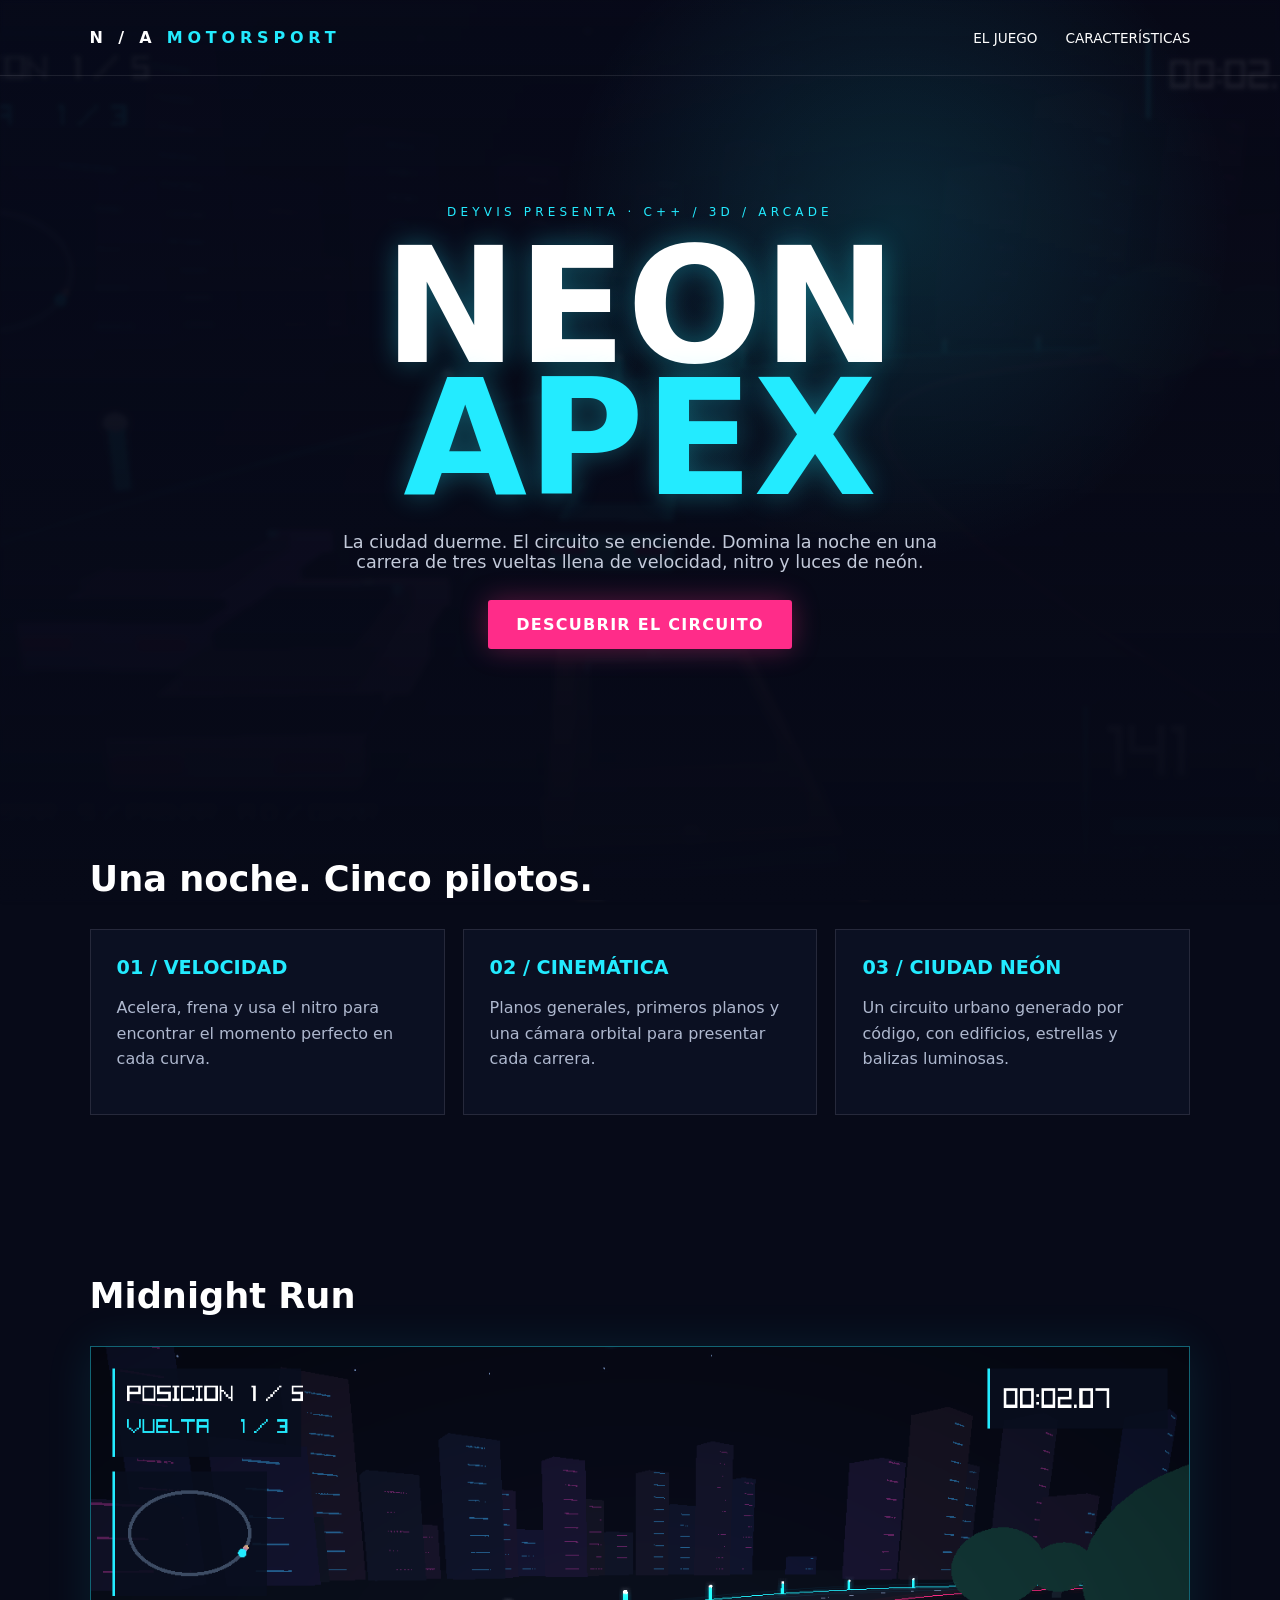
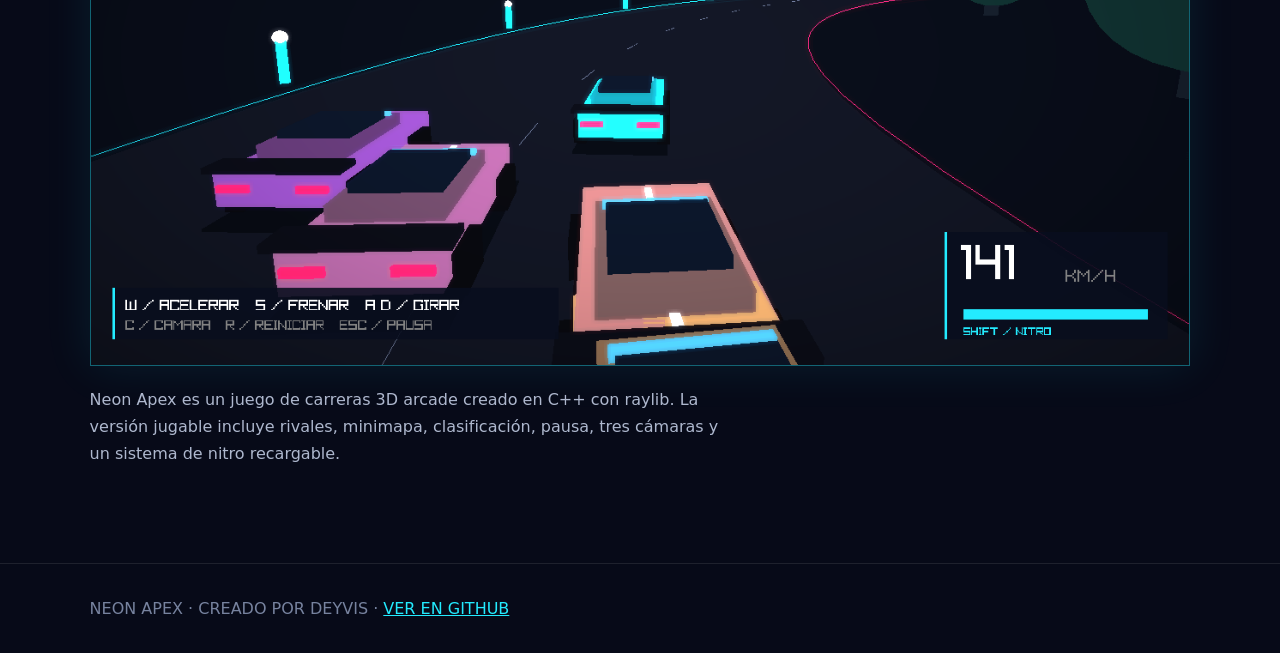
<file: docs/index.html>
<!doctype html>
<html lang="es">
<head>
  <meta charset="utf-8"><meta name="viewport" content="width=device-width, initial-scale=1">
  <title>Neon Apex — Midnight Run</title>
  <style>
    :root{--cyan:#23ebff;--pink:#ff2c89;--bg:#070a18}*{box-sizing:border-box}body{margin:0;background:var(--bg);color:#fff;font:16px system-ui,sans-serif;overflow-x:hidden}body:before{content:"";position:fixed;inset:0;background:linear-gradient(120deg,#090d25cc,#130718aa),url('gameplay.png') center/cover;filter:blur(2px);opacity:.38;z-index:-2}body:after{content:"";position:fixed;inset:0;background:radial-gradient(circle at 70% 25%,#23ebff22,transparent 30%),linear-gradient(#070a1844,#070a18);z-index:-1}.nav{display:flex;justify-content:space-between;align-items:center;padding:28px 7vw;border-bottom:1px solid #ffffff18}.logo{letter-spacing:.3em;font-weight:800}.logo i{color:var(--cyan);font-style:normal}.nav a{color:#fff;text-decoration:none;margin-left:28px;font-size:.85rem}.hero{min-height:78vh;display:grid;place-items:center;text-align:center;padding:70px 20px}.eyebrow{color:var(--cyan);letter-spacing:.35em;font-size:.75rem}.hero h1{font-size:clamp(4rem,13vw,10rem);line-height:.82;margin:22px 0;text-shadow:0 0 28px #23ebff55}.hero h1 span{display:block;color:var(--cyan)}.hero p{max-width:650px;color:#c3cada;margin:28px auto;font-size:1.1rem}.button{display:inline-block;background:var(--pink);color:#fff;padding:15px 28px;border-radius:3px;text-decoration:none;font-weight:800;letter-spacing:.08em;box-shadow:0 0 28px #ff2c8955}.button:hover{background:var(--cyan);color:#06101e}.section{padding:80px 7vw}.section h2{font-size:2.2rem;margin:0 0 30px}.grid{display:grid;grid-template-columns:repeat(3,1fr);gap:18px}.card{border:1px solid #ffffff1c;background:#0d1226cc;padding:26px;min-height:170px}.card b{color:var(--cyan);font-size:1.2rem}.card p{color:#aeb8ce;line-height:1.6}.shot{width:100%;border:1px solid #23ebff66;box-shadow:0 0 45px #23ebff18}footer{padding:35px 7vw;color:#77839f;border-top:1px solid #ffffff18}@media(max-width:700px){.nav a{margin-left:10px}.grid{grid-template-columns:1fr}.hero{min-height:70vh}}
  </style>
</head>
<body>
  <nav class="nav"><div class="logo">N / A <i>MOTORSPORT</i></div><div><a href="#game">EL JUEGO</a><a href="#features">CARACTERÍSTICAS</a></div></nav>
  <main>
    <section class="hero"><div><div class="eyebrow">DEYVIS PRESENTA · C++ / 3D / ARCADE</div><h1>NEON<span>APEX</span></h1><p>La ciudad duerme. El circuito se enciende. Domina la noche en una carrera de tres vueltas llena de velocidad, nitro y luces de neón.</p><a class="button" href="#game">DESCUBRIR EL CIRCUITO</a></div></section>
    <section class="section" id="features"><h2>Una noche. Cinco pilotos.</h2><div class="grid"><article class="card"><b>01 / VELOCIDAD</b><p>Acelera, frena y usa el nitro para encontrar el momento perfecto en cada curva.</p></article><article class="card"><b>02 / CINEMÁTICA</b><p>Planos generales, primeros planos y una cámara orbital para presentar cada carrera.</p></article><article class="card"><b>03 / CIUDAD NEÓN</b><p>Un circuito urbano generado por código, con edificios, estrellas y balizas luminosas.</p></article></div></section>
    <section class="section" id="game"><h2>Midnight Run</h2><img class="shot" src="gameplay.png" alt="Captura del circuito nocturno de Neon Apex"><p style="color:#aeb8ce;max-width:650px;line-height:1.7">Neon Apex es un juego de carreras 3D arcade creado en C++ con raylib. La versión jugable incluye rivales, minimapa, clasificación, pausa, tres cámaras y un sistema de nitro recargable.</p></section>
  </main><footer>NEON APEX · CREADO POR DEYVIS · <a href="https://github.com/deyvisfranksobrado-eng/4444" style="color:var(--cyan)">VER EN GITHUB</a></footer>
</body></html>
</file>
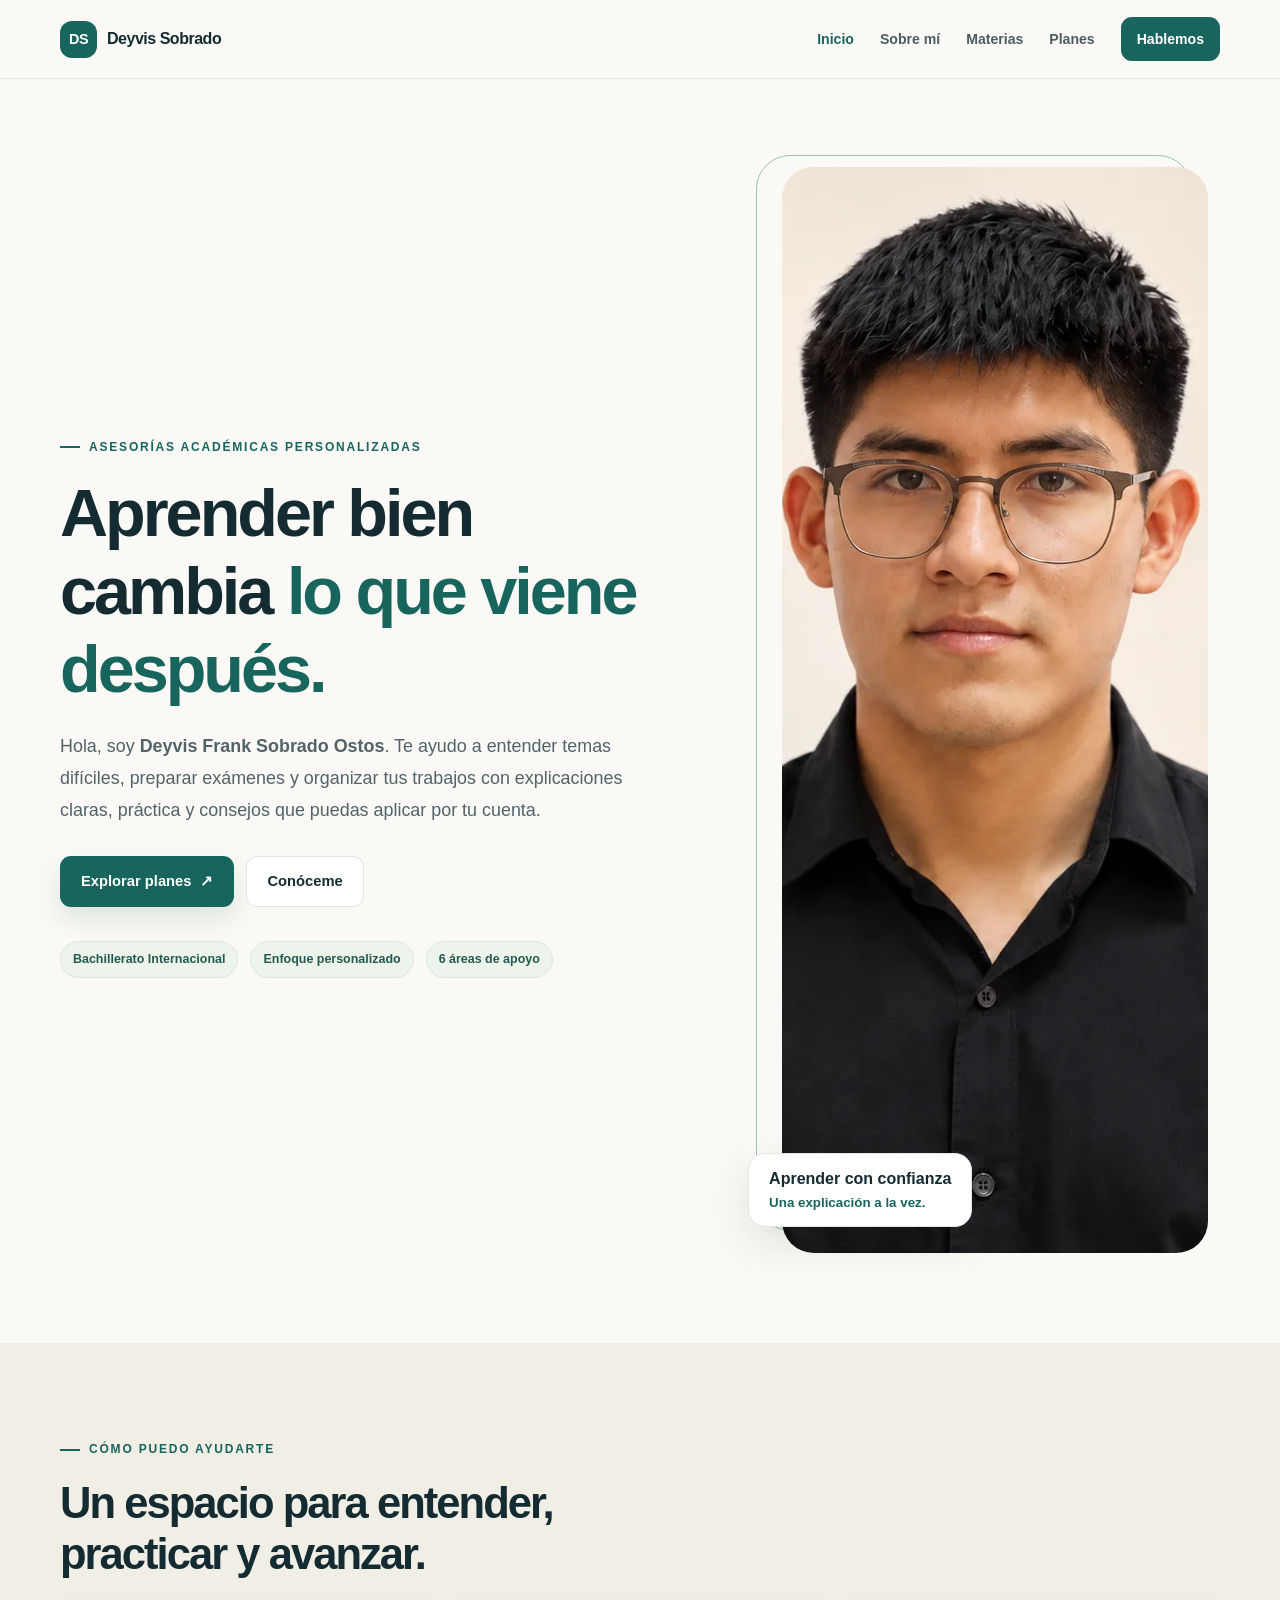
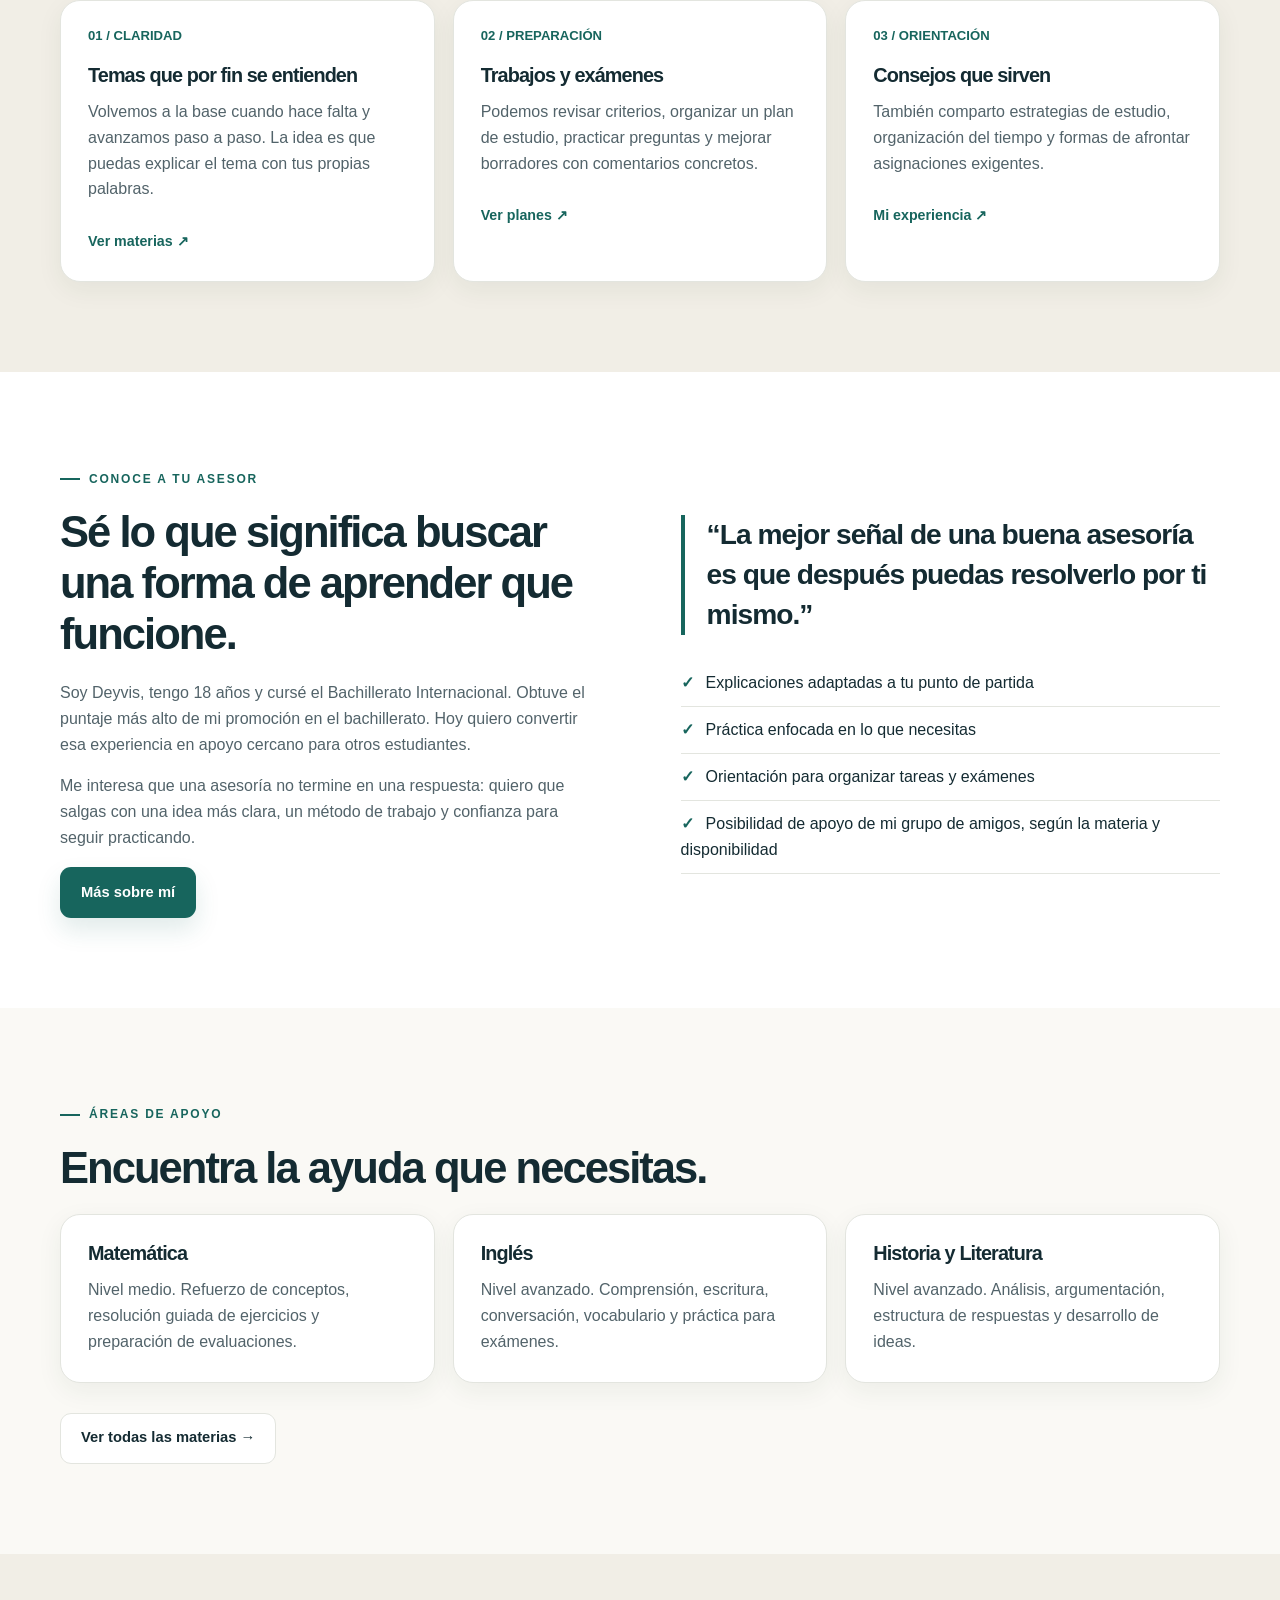
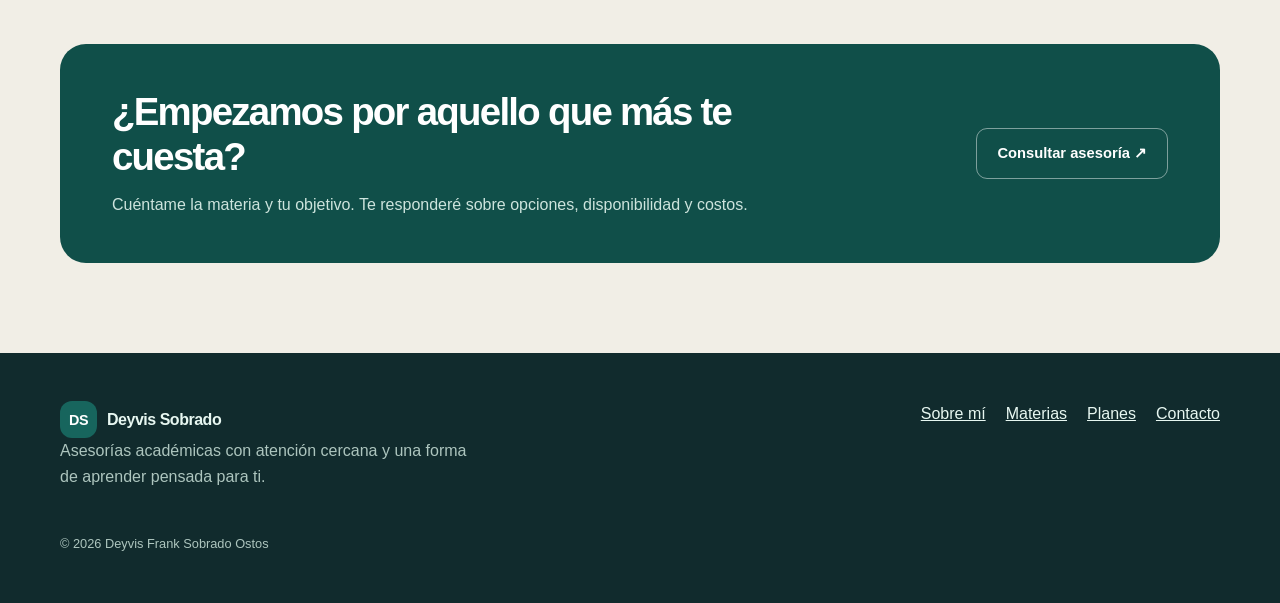
<file: docs/asesorias/index.html>
<!doctype html><html lang="es"><head><meta charset="utf-8"><meta name="viewport" content="width=device-width, initial-scale=1"><meta name="theme-color" content="#17655d"><meta name="description" content="Asesorías académicas con Deyvis Frank Sobrado Ostos: Matemática, Inglés, Historia, Lengua y Literatura, Gestión Empresarial y Sistemas Ambientales y Sociedades."><title>Deyvis Sobrado | Asesorías académicas</title><link rel="stylesheet" href="assets/styles.css"><script defer src="assets/site.js"></script></head><body>
<a class="skip-link" href="#contenido">Ir al contenido</a><header class="site-header"><div class="container nav-inner"><a class="brand" href="index.html"><span class="brand-mark">DS</span><span>Deyvis Sobrado</span></a><nav class="nav-links" aria-label="Navegación principal"><a href="index.html" aria-current="page">Inicio</a><a href="sobre-mi.html">Sobre mí</a><a href="materias.html">Materias</a><a href="planes.html">Planes</a><a href="contacto.html" class="nav-contact">Hablemos</a></nav></div></header>
<main id="contenido"><section class="hero"><div class="container hero-grid"><div class="hero-copy"><span class="eyebrow">Asesorías académicas personalizadas</span><h1>Aprender bien cambia <strong>lo que viene después.</strong></h1><p class="lead">Hola, soy <b>Deyvis Frank Sobrado Ostos</b>. Te ayudo a entender temas difíciles, preparar exámenes y organizar tus trabajos con explicaciones claras, práctica y consejos que puedas aplicar por tu cuenta.</p><div class="btn-row"><a class="btn btn-primary" href="planes.html">Explorar planes <span aria-hidden="true">↗</span></a><a class="btn btn-light" href="sobre-mi.html">Conóceme</a></div><div class="trust-strip"><span>Bachillerato Internacional</span><span>Enfoque personalizado</span><span>6 áreas de apoyo</span></div></div><div class="hero-image-wrap"><img class="hero-image" src="assets/deyvis-retrato.webp" alt="Retrato de Deyvis Frank Sobrado Ostos" width="1448" height="1086"><div class="badge">Aprender con confianza<small>Una explicación a la vez.</small></div></div></div></section>
<section class="section section-soft"><div class="container"><span class="eyebrow">Cómo puedo ayudarte</span><h2>Un espacio para entender,<br>practicar y avanzar.</h2><div class="grid-3"><article class="card"><span class="card-num">01 / CLARIDAD</span><h3>Temas que por fin se entienden</h3><p>Volvemos a la base cuando hace falta y avanzamos paso a paso. La idea es que puedas explicar el tema con tus propias palabras.</p><a class="card-link" href="materias.html">Ver materias ↗</a></article><article class="card"><span class="card-num">02 / PREPARACIÓN</span><h3>Trabajos y exámenes</h3><p>Podemos revisar criterios, organizar un plan de estudio, practicar preguntas y mejorar borradores con comentarios concretos.</p><a class="card-link" href="planes.html">Ver planes ↗</a></article><article class="card"><span class="card-num">03 / ORIENTACIÓN</span><h3>Consejos que sirven</h3><p>También comparto estrategias de estudio, organización del tiempo y formas de afrontar asignaciones exigentes.</p><a class="card-link" href="sobre-mi.html">Mi experiencia ↗</a></article></div></div></section>
<section class="section section-white"><div class="container split"><div><span class="eyebrow">Conoce a tu asesor</span><h2>Sé lo que significa buscar una forma de aprender que funcione.</h2><p>Soy Deyvis, tengo 18 años y cursé el Bachillerato Internacional. Obtuve el puntaje más alto de mi promoción en el bachillerato. Hoy quiero convertir esa experiencia en apoyo cercano para otros estudiantes.</p><p>Me interesa que una asesoría no termine en una respuesta: quiero que salgas con una idea más clara, un método de trabajo y confianza para seguir practicando.</p><a class="btn btn-primary" href="sobre-mi.html">Más sobre mí</a></div><div><div class="quote">“La mejor señal de una buena asesoría es que después puedas resolverlo por ti mismo.”</div><ul class="check-list"><li>Explicaciones adaptadas a tu punto de partida</li><li>Práctica enfocada en lo que necesitas</li><li>Orientación para organizar tareas y exámenes</li><li>Posibilidad de apoyo de mi grupo de amigos, según la materia y disponibilidad</li></ul></div></div></section>
<section class="section"><div class="container"><span class="eyebrow">Áreas de apoyo</span><h2>Encuentra la ayuda que necesitas.</h2><div class="grid-3"><article class="card"><h3>Matemática</h3><p>Nivel medio. Refuerzo de conceptos, resolución guiada de ejercicios y preparación de evaluaciones.</p></article><article class="card"><h3>Inglés</h3><p>Nivel avanzado. Comprensión, escritura, conversación, vocabulario y práctica para exámenes.</p></article><article class="card"><h3>Historia y Literatura</h3><p>Nivel avanzado. Análisis, argumentación, estructura de respuestas y desarrollo de ideas.</p></article></div><div class="btn-row"><a class="btn btn-light" href="materias.html">Ver todas las materias →</a></div></div></section>
<section class="section section-soft"><div class="container"><div class="cta"><div><h2>¿Empezamos por aquello que más te cuesta?</h2><p>Cuéntame la materia y tu objetivo. Te responderé sobre opciones, disponibilidad y costos.</p></div><a class="btn btn-outline" href="contacto.html">Consultar asesoría ↗</a></div></div></section></main>
<footer class="footer"><div class="container"><div class="footer-inner"><div><a class="brand" href="index.html"><span class="brand-mark">DS</span>Deyvis Sobrado</a><p>Asesorías académicas con atención cercana y una forma de aprender pensada para ti.</p></div><div class="footer-links"><a href="sobre-mi.html">Sobre mí</a><a href="materias.html">Materias</a><a href="planes.html">Planes</a><a href="contacto.html">Contacto</a></div></div><p class="copyright">© 2026 Deyvis Frank Sobrado Ostos</p></div></footer></body></html>
</file>
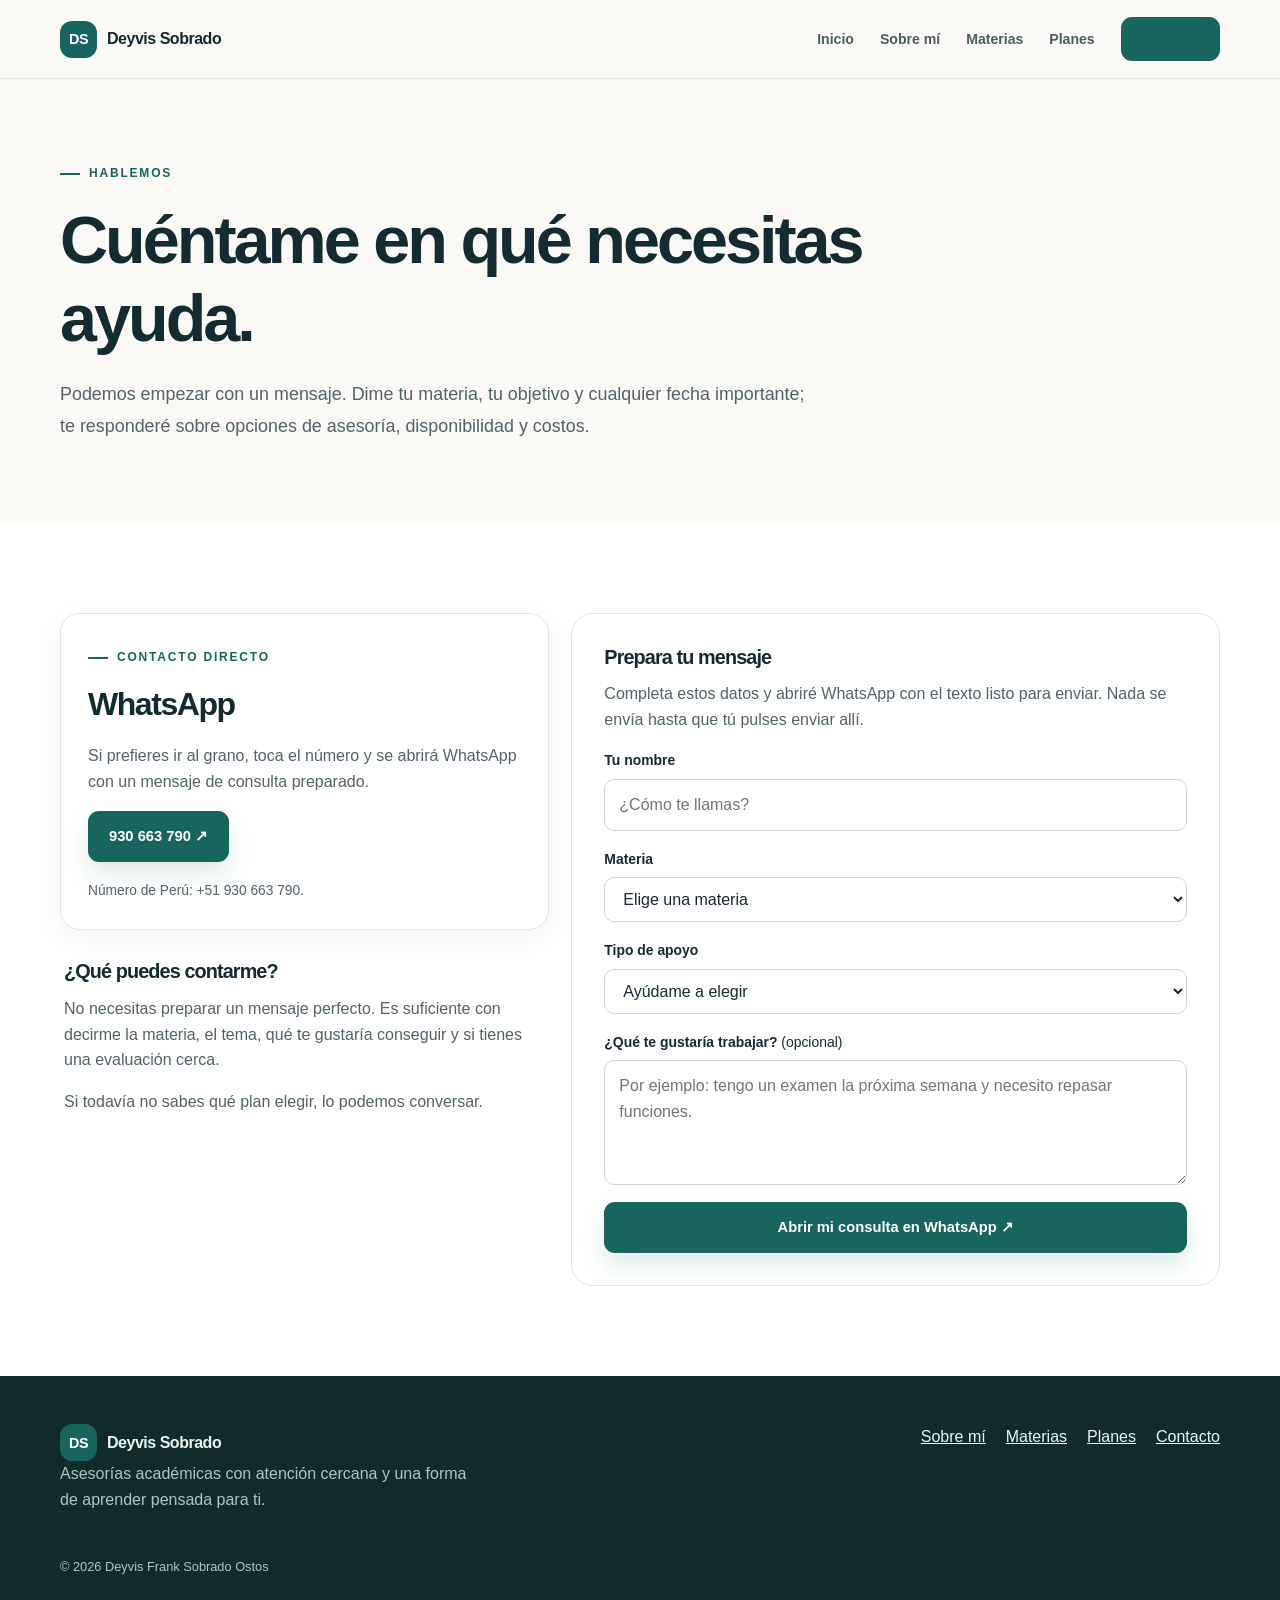
<file: docs/asesorias/contacto.html>
<!doctype html><html lang="es"><head><meta charset="utf-8"><meta name="viewport" content="width=device-width, initial-scale=1"><meta name="description" content="Contacta a Deyvis Frank Sobrado Ostos para consultar asesorías académicas, disponibilidad y costos por WhatsApp al 930 663 790."><title>Contacto | Deyvis Sobrado</title><link rel="stylesheet" href="assets/styles.css"><script defer src="assets/site.js"></script></head><body>
<a class="skip-link" href="#contenido">Ir al contenido</a><header class="site-header"><div class="container nav-inner"><a class="brand" href="index.html"><span class="brand-mark">DS</span><span>Deyvis Sobrado</span></a><nav class="nav-links" aria-label="Navegación principal"><a href="index.html">Inicio</a><a href="sobre-mi.html">Sobre mí</a><a href="materias.html">Materias</a><a href="planes.html">Planes</a><a href="contacto.html" class="nav-contact" aria-current="page">Hablemos</a></nav></div></header>
<main id="contenido"><section class="page-intro"><div class="container"><span class="eyebrow">Hablemos</span><h1>Cuéntame en qué necesitas ayuda.</h1><p class="lead">Podemos empezar con un mensaje. Dime tu materia, tu objetivo y cualquier fecha importante; te responderé sobre opciones de asesoría, disponibilidad y costos.</p></div></section>
<section class="section section-white"><div class="container contact-grid"><div><div class="card"><span class="eyebrow">Contacto directo</span><h2 style="font-size:2rem">WhatsApp</h2><p>Si prefieres ir al grano, toca el número y se abrirá WhatsApp con un mensaje de consulta preparado.</p><a class="btn btn-primary" data-wa="las asesorías, la disponibilidad y los costos" href="https://wa.me/51930663790?text=Hola%20Deyvis%2C%20vengo%20de%20tu%20p%C3%A1gina%20web%20y%20quisiera%20m%C3%A1s%20informaci%C3%B3n" aria-label="Escribir a Deyvis por WhatsApp al 930 663 790">930 663 790 ↗</a><p class="muted-note" style="margin:18px 0 0">Número de Perú: +51 930 663 790.</p></div><div style="padding:30px 4px"><h3>¿Qué puedes contarme?</h3><p>No necesitas preparar un mensaje perfecto. Es suficiente con decirme la materia, el tema, qué te gustaría conseguir y si tienes una evaluación cerca.</p><p>Si todavía no sabes qué plan elegir, lo podemos conversar.</p></div></div><div class="form-card"><h3>Prepara tu mensaje</h3><p>Completa estos datos y abriré WhatsApp con el texto listo para enviar. Nada se envía hasta que tú pulses enviar allí.</p><form id="contact-form"><div class="field"><label for="nombre">Tu nombre</label><input id="nombre" name="nombre" autocomplete="name" required maxlength="80" placeholder="¿Cómo te llamas?"></div><div class="field"><label for="materia">Materia</label><select id="materia" name="materia" required><option value="" disabled selected>Elige una materia</option><option>Matemática</option><option>Inglés</option><option>Historia</option><option>Lengua y Literatura</option><option>Gestión Empresarial</option><option>Sistemas Ambientales y Sociedades</option><option>Orientación académica general</option></select></div><div class="field"><label for="plan">Tipo de apoyo</label><select id="plan" name="plan"><option>Ayúdame a elegir</option><option>Sesión puntual</option><option>Acompañamiento</option><option>Examen o trabajo</option></select></div><div class="field"><label for="mensaje">¿Qué te gustaría trabajar? <span style="font-weight:400">(opcional)</span></label><textarea id="mensaje" name="mensaje" maxlength="600" placeholder="Por ejemplo: tengo un examen la próxima semana y necesito repasar funciones."></textarea></div><button class="btn btn-primary" type="submit">Abrir mi consulta en WhatsApp ↗</button></form></div></div></section></main>
<footer class="footer"><div class="container"><div class="footer-inner"><div><a class="brand" href="index.html"><span class="brand-mark">DS</span>Deyvis Sobrado</a><p>Asesorías académicas con atención cercana y una forma de aprender pensada para ti.</p></div><div class="footer-links"><a href="sobre-mi.html">Sobre mí</a><a href="materias.html">Materias</a><a href="planes.html">Planes</a><a href="contacto.html">Contacto</a></div></div><p class="copyright">© 2026 Deyvis Frank Sobrado Ostos</p></div></footer></body></html>
</file>
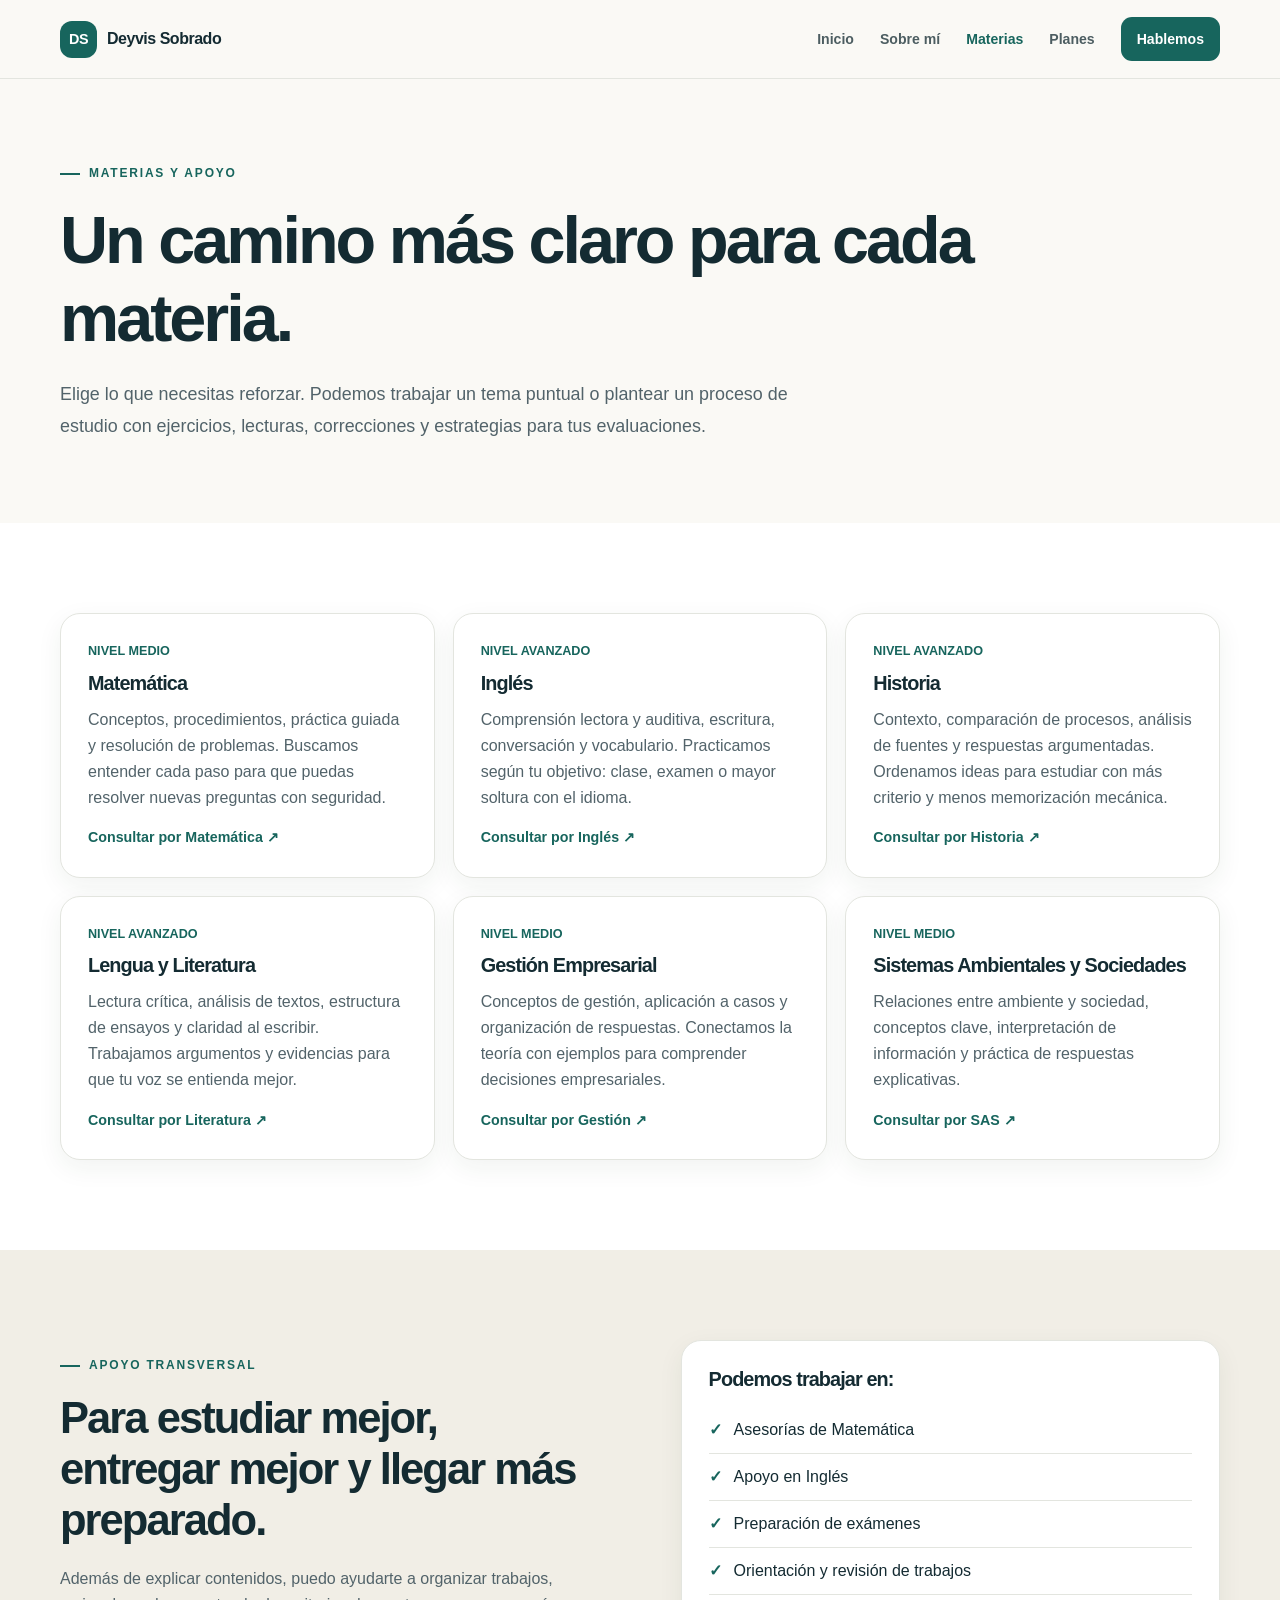
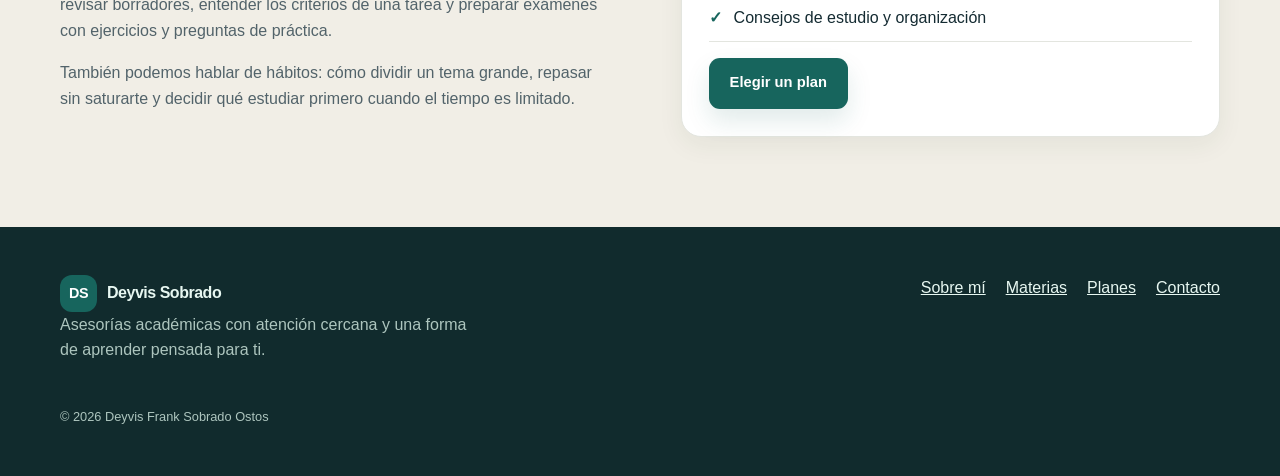
<file: docs/asesorias/materias.html>
<!doctype html><html lang="es"><head><meta charset="utf-8"><meta name="viewport" content="width=device-width, initial-scale=1"><meta name="description" content="Asesorías de Matemática, Inglés, Historia, Lengua y Literatura, Gestión Empresarial y Sistemas Ambientales y Sociedades."><title>Materias | Deyvis Sobrado</title><link rel="stylesheet" href="assets/styles.css"><script defer src="assets/site.js"></script></head><body>
<a class="skip-link" href="#contenido">Ir al contenido</a><header class="site-header"><div class="container nav-inner"><a class="brand" href="index.html"><span class="brand-mark">DS</span><span>Deyvis Sobrado</span></a><nav class="nav-links" aria-label="Navegación principal"><a href="index.html">Inicio</a><a href="sobre-mi.html">Sobre mí</a><a href="materias.html" aria-current="page">Materias</a><a href="planes.html">Planes</a><a href="contacto.html" class="nav-contact">Hablemos</a></nav></div></header>
<main id="contenido"><section class="page-intro"><div class="container"><span class="eyebrow">Materias y apoyo</span><h1>Un camino más claro para cada materia.</h1><p class="lead">Elige lo que necesitas reforzar. Podemos trabajar un tema puntual o plantear un proceso de estudio con ejercicios, lecturas, correcciones y estrategias para tus evaluaciones.</p></div></section>
<section class="section section-white"><div class="container"><div class="grid-3"><article class="card topic"><span class="level">NIVEL MEDIO</span><h3>Matemática</h3><p>Conceptos, procedimientos, práctica guiada y resolución de problemas. Buscamos entender cada paso para que puedas resolver nuevas preguntas con seguridad.</p><a class="card-link" href="contacto.html?materia=Matem%C3%A1tica">Consultar por Matemática ↗</a></article><article class="card topic"><span class="level">NIVEL AVANZADO</span><h3>Inglés</h3><p>Comprensión lectora y auditiva, escritura, conversación y vocabulario. Practicamos según tu objetivo: clase, examen o mayor soltura con el idioma.</p><a class="card-link" href="contacto.html?materia=Ingl%C3%A9s">Consultar por Inglés ↗</a></article><article class="card topic"><span class="level">NIVEL AVANZADO</span><h3>Historia</h3><p>Contexto, comparación de procesos, análisis de fuentes y respuestas argumentadas. Ordenamos ideas para estudiar con más criterio y menos memorización mecánica.</p><a class="card-link" href="contacto.html?materia=Historia">Consultar por Historia ↗</a></article><article class="card topic"><span class="level">NIVEL AVANZADO</span><h3>Lengua y Literatura</h3><p>Lectura crítica, análisis de textos, estructura de ensayos y claridad al escribir. Trabajamos argumentos y evidencias para que tu voz se entienda mejor.</p><a class="card-link" href="contacto.html?materia=Lengua%20y%20Literatura">Consultar por Literatura ↗</a></article><article class="card topic"><span class="level">NIVEL MEDIO</span><h3>Gestión Empresarial</h3><p>Conceptos de gestión, aplicación a casos y organización de respuestas. Conectamos la teoría con ejemplos para comprender decisiones empresariales.</p><a class="card-link" href="contacto.html?materia=Gesti%C3%B3n%20Empresarial">Consultar por Gestión ↗</a></article><article class="card topic"><span class="level">NIVEL MEDIO</span><h3>Sistemas Ambientales y Sociedades</h3><p>Relaciones entre ambiente y sociedad, conceptos clave, interpretación de información y práctica de respuestas explicativas.</p><a class="card-link" href="contacto.html?materia=Sistemas%20Ambientales%20y%20Sociedades">Consultar por SAS ↗</a></article></div></div></section>
<section class="section section-soft"><div class="container split"><div><span class="eyebrow">Apoyo transversal</span><h2>Para estudiar mejor, entregar mejor y llegar más preparado.</h2><p>Además de explicar contenidos, puedo ayudarte a organizar trabajos, revisar borradores, entender los criterios de una tarea y preparar exámenes con ejercicios y preguntas de práctica.</p><p>También podemos hablar de hábitos: cómo dividir un tema grande, repasar sin saturarte y decidir qué estudiar primero cuando el tiempo es limitado.</p></div><div class="card"><h3>Podemos trabajar en:</h3><ul class="check-list"><li>Asesorías de Matemática</li><li>Apoyo en Inglés</li><li>Preparación de exámenes</li><li>Orientación y revisión de trabajos</li><li>Consejos de estudio y organización</li></ul><a class="btn btn-primary" href="planes.html">Elegir un plan</a></div></div></section></main>
<footer class="footer"><div class="container"><div class="footer-inner"><div><a class="brand" href="index.html"><span class="brand-mark">DS</span>Deyvis Sobrado</a><p>Asesorías académicas con atención cercana y una forma de aprender pensada para ti.</p></div><div class="footer-links"><a href="sobre-mi.html">Sobre mí</a><a href="materias.html">Materias</a><a href="planes.html">Planes</a><a href="contacto.html">Contacto</a></div></div><p class="copyright">© 2026 Deyvis Frank Sobrado Ostos</p></div></footer></body></html>
</file>
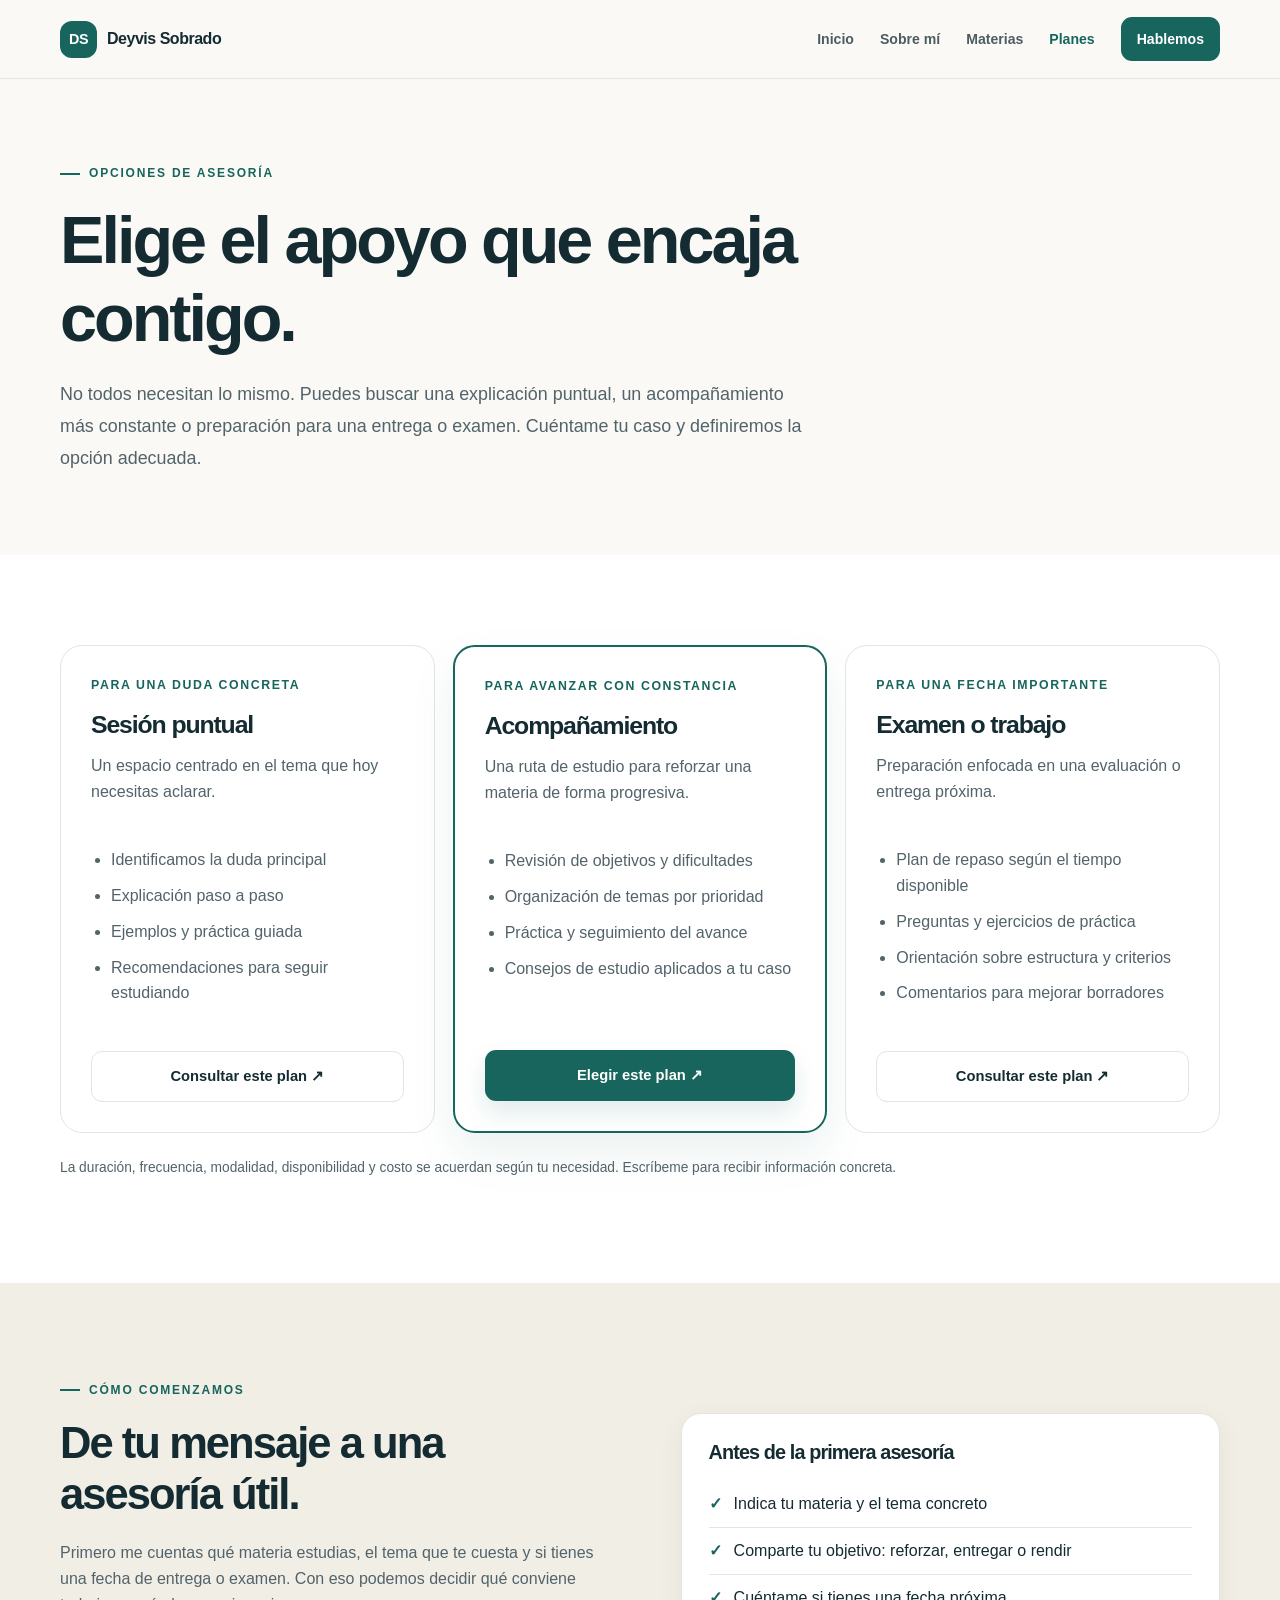
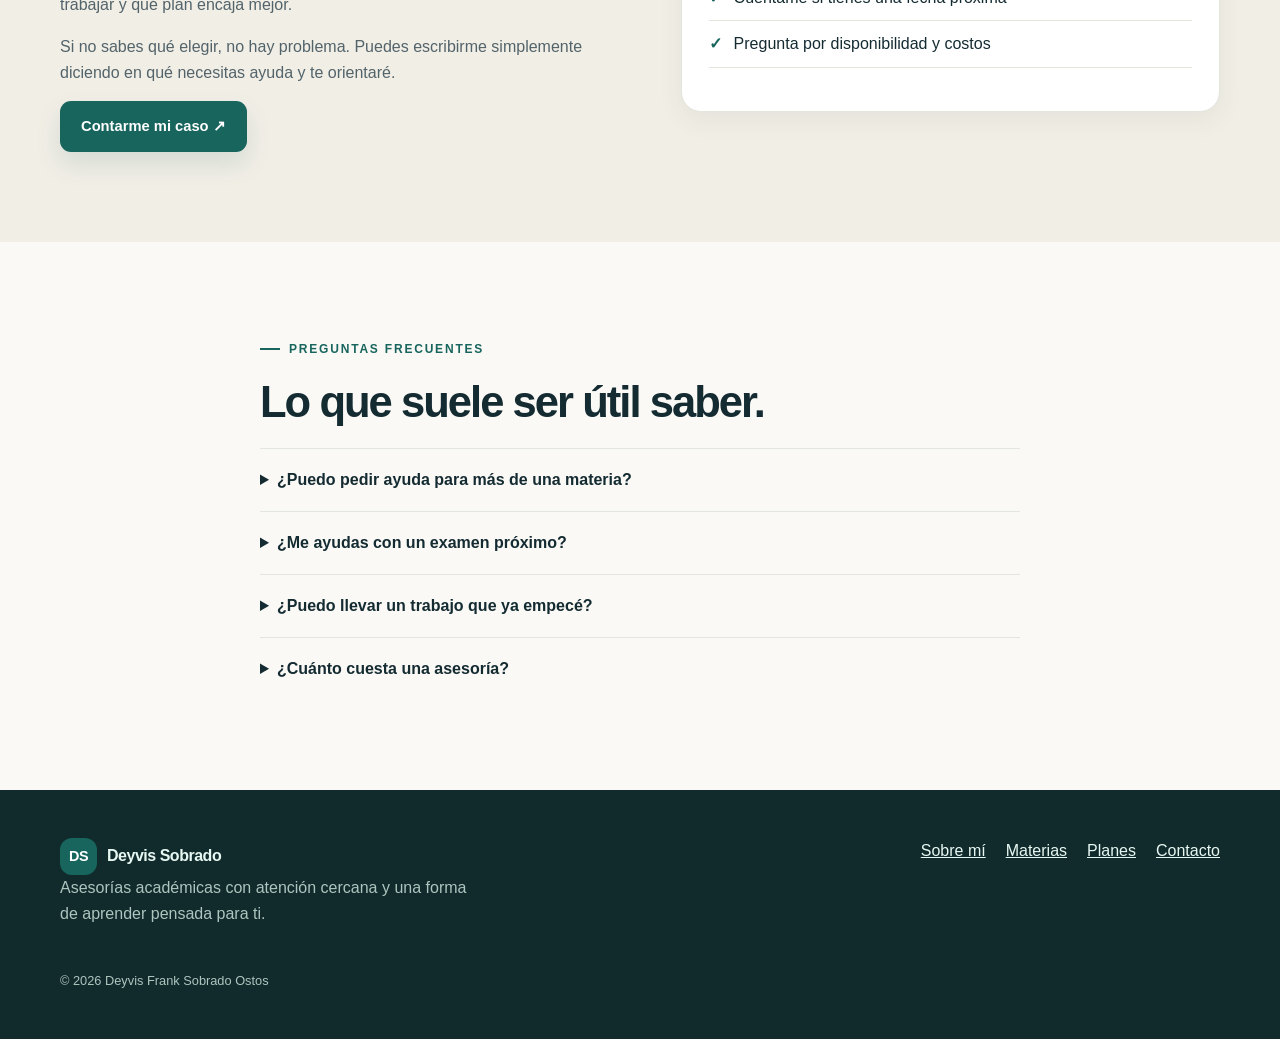
<file: docs/asesorias/planes.html>
<!doctype html><html lang="es"><head><meta charset="utf-8"><meta name="viewport" content="width=device-width, initial-scale=1"><meta name="description" content="Elige entre una asesoría puntual, acompañamiento continuo o preparación de trabajos y exámenes. Consulta disponibilidad y costos por WhatsApp."><title>Planes | Deyvis Sobrado</title><link rel="stylesheet" href="assets/styles.css"><script defer src="assets/site.js"></script></head><body>
<a class="skip-link" href="#contenido">Ir al contenido</a><header class="site-header"><div class="container nav-inner"><a class="brand" href="index.html"><span class="brand-mark">DS</span><span>Deyvis Sobrado</span></a><nav class="nav-links" aria-label="Navegación principal"><a href="index.html">Inicio</a><a href="sobre-mi.html">Sobre mí</a><a href="materias.html">Materias</a><a href="planes.html" aria-current="page">Planes</a><a href="contacto.html" class="nav-contact">Hablemos</a></nav></div></header>
<main id="contenido"><section class="page-intro"><div class="container"><span class="eyebrow">Opciones de asesoría</span><h1>Elige el apoyo que encaja contigo.</h1><p class="lead">No todos necesitan lo mismo. Puedes buscar una explicación puntual, un acompañamiento más constante o preparación para una entrega o examen. Cuéntame tu caso y definiremos la opción adecuada.</p></div></section>
<section class="section section-white"><div class="container"><div class="plans"><article class="plan"><small>Para una duda concreta</small><h3>Sesión puntual</h3><p>Un espacio centrado en el tema que hoy necesitas aclarar.</p><ul><li>Identificamos la duda principal</li><li>Explicación paso a paso</li><li>Ejemplos y práctica guiada</li><li>Recomendaciones para seguir estudiando</li></ul><a class="btn btn-light" data-wa="el plan Sesión puntual" href="contacto.html">Consultar este plan ↗</a></article><article class="plan featured"><small>Para avanzar con constancia</small><h3>Acompañamiento</h3><p>Una ruta de estudio para reforzar una materia de forma progresiva.</p><ul><li>Revisión de objetivos y dificultades</li><li>Organización de temas por prioridad</li><li>Práctica y seguimiento del avance</li><li>Consejos de estudio aplicados a tu caso</li></ul><a class="btn btn-primary" data-wa="el plan Acompañamiento" href="contacto.html">Elegir este plan ↗</a></article><article class="plan"><small>Para una fecha importante</small><h3>Examen o trabajo</h3><p>Preparación enfocada en una evaluación o entrega próxima.</p><ul><li>Plan de repaso según el tiempo disponible</li><li>Preguntas y ejercicios de práctica</li><li>Orientación sobre estructura y criterios</li><li>Comentarios para mejorar borradores</li></ul><a class="btn btn-light" data-wa="el plan Examen o trabajo" href="contacto.html">Consultar este plan ↗</a></article></div><p class="muted-note" style="margin-top:24px">La duración, frecuencia, modalidad, disponibilidad y costo se acuerdan según tu necesidad. Escríbeme para recibir información concreta.</p></div></section>
<section class="section section-soft"><div class="container split"><div><span class="eyebrow">Cómo comenzamos</span><h2>De tu mensaje a una asesoría útil.</h2><p>Primero me cuentas qué materia estudias, el tema que te cuesta y si tienes una fecha de entrega o examen. Con eso podemos decidir qué conviene trabajar y qué plan encaja mejor.</p><p>Si no sabes qué elegir, no hay problema. Puedes escribirme simplemente diciendo en qué necesitas ayuda y te orientaré.</p><a class="btn btn-primary" href="contacto.html">Contarme mi caso ↗</a></div><div class="card"><h3>Antes de la primera asesoría</h3><ul class="check-list"><li>Indica tu materia y el tema concreto</li><li>Comparte tu objetivo: reforzar, entregar o rendir</li><li>Cuéntame si tienes una fecha próxima</li><li>Pregunta por disponibilidad y costos</li></ul></div></div></section>
<section class="section"><div class="container narrow"><span class="eyebrow">Preguntas frecuentes</span><h2>Lo que suele ser útil saber.</h2><details class="faq"><summary>¿Puedo pedir ayuda para más de una materia?</summary><p>Sí. Cuéntame cuáles son y qué necesitas en cada una para organizar la mejor forma de apoyo.</p></details><details class="faq"><summary>¿Me ayudas con un examen próximo?</summary><p>Sí. Podemos priorizar contenidos, practicar preguntas y revisar estrategias según el tiempo disponible antes de la evaluación.</p></details><details class="faq"><summary>¿Puedo llevar un trabajo que ya empecé?</summary><p>Sí. Puedo orientarte sobre la estructura, revisar tus ideas y darte comentarios para que lo mejores.</p></details><details class="faq"><summary>¿Cuánto cuesta una asesoría?</summary><p>El costo depende de la modalidad y del apoyo que necesites. Escríbeme por WhatsApp y te daré información para tu caso.</p></details></div></section></main>
<footer class="footer"><div class="container"><div class="footer-inner"><div><a class="brand" href="index.html"><span class="brand-mark">DS</span>Deyvis Sobrado</a><p>Asesorías académicas con atención cercana y una forma de aprender pensada para ti.</p></div><div class="footer-links"><a href="sobre-mi.html">Sobre mí</a><a href="materias.html">Materias</a><a href="planes.html">Planes</a><a href="contacto.html">Contacto</a></div></div><p class="copyright">© 2026 Deyvis Frank Sobrado Ostos</p></div></footer></body></html>
</file>
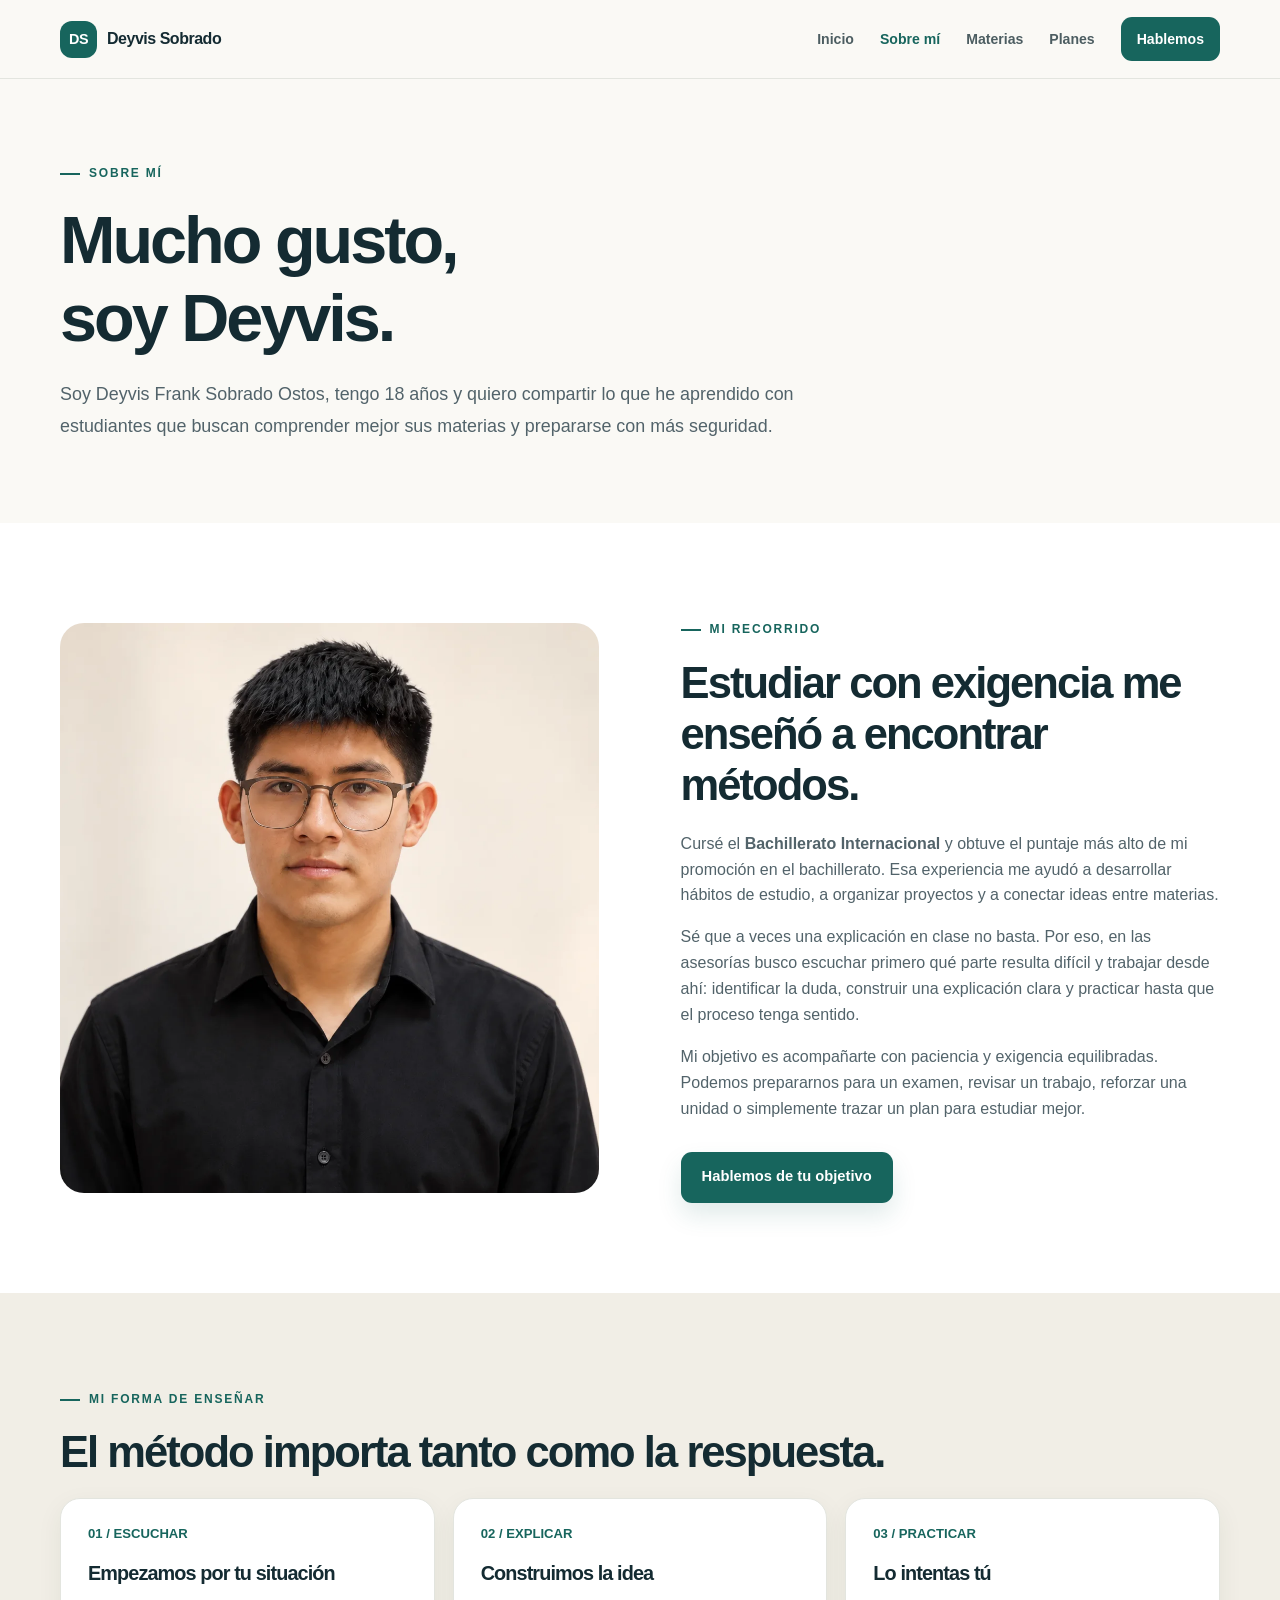
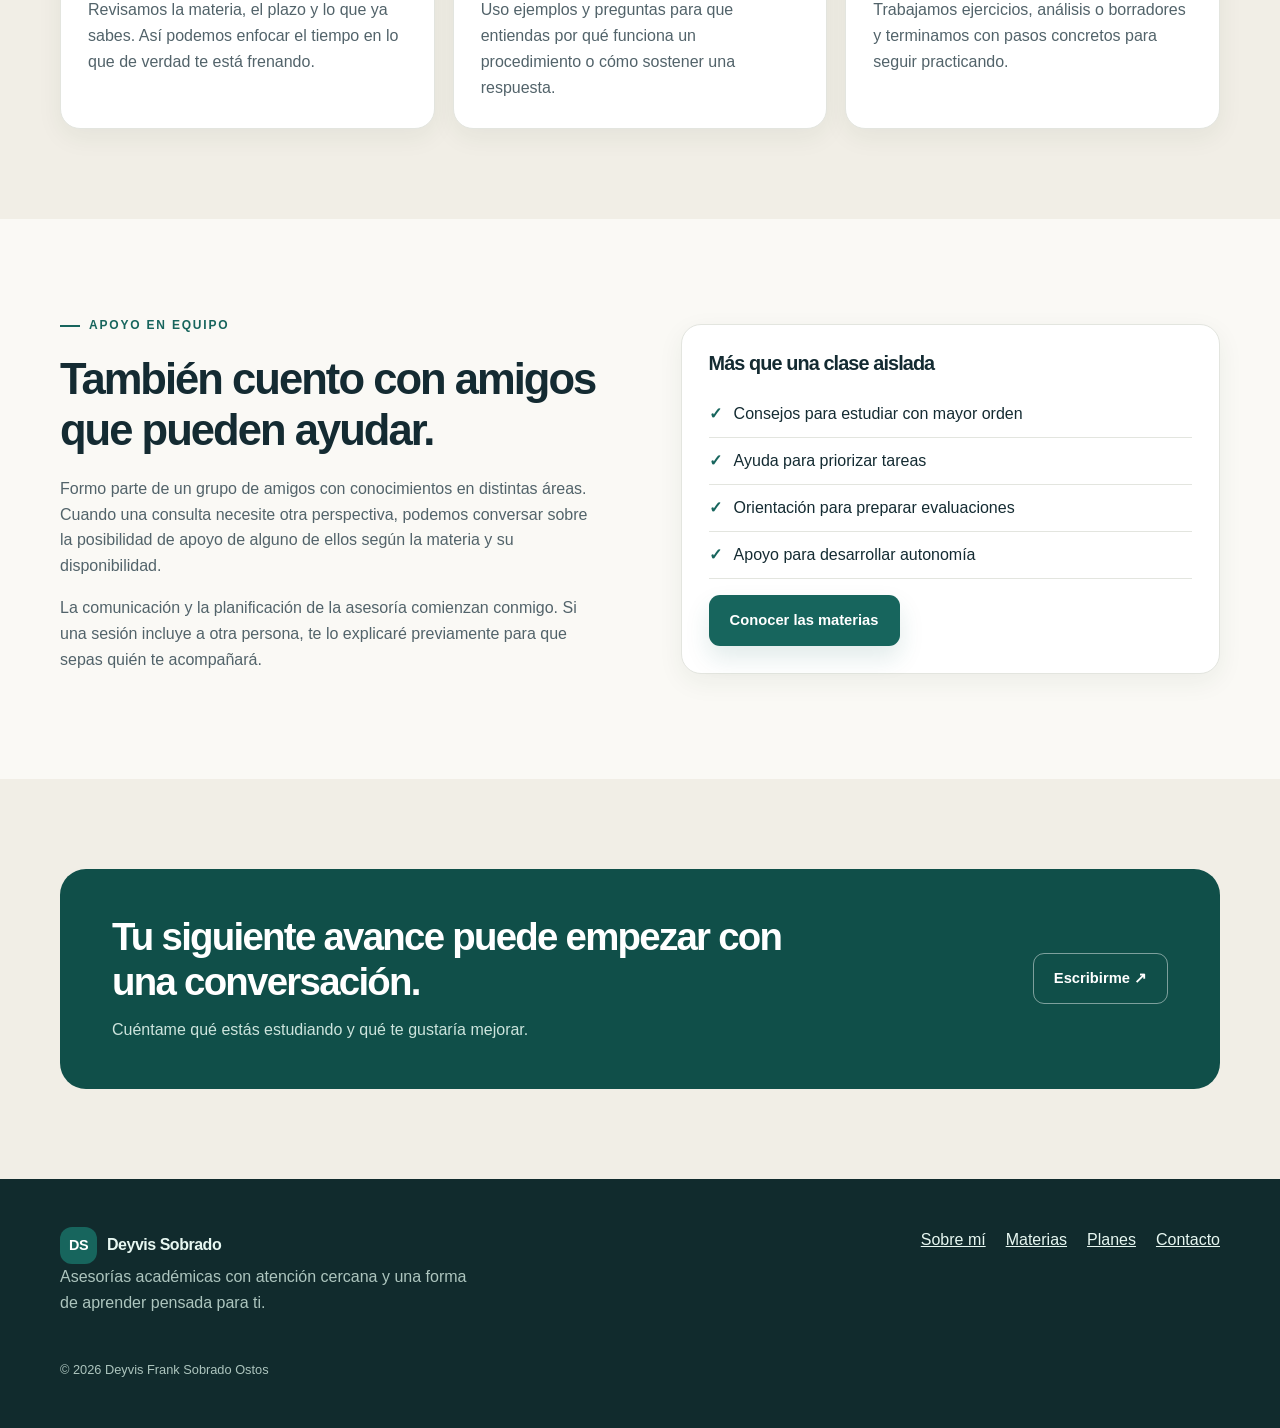
<file: docs/asesorias/sobre-mi.html>
<!doctype html><html lang="es"><head><meta charset="utf-8"><meta name="viewport" content="width=device-width, initial-scale=1"><meta name="description" content="Conoce a Deyvis Frank Sobrado Ostos y su enfoque para las asesorías académicas."><title>Sobre mí | Deyvis Sobrado</title><link rel="stylesheet" href="assets/styles.css"><script defer src="assets/site.js"></script></head><body>
<a class="skip-link" href="#contenido">Ir al contenido</a><header class="site-header"><div class="container nav-inner"><a class="brand" href="index.html"><span class="brand-mark">DS</span><span>Deyvis Sobrado</span></a><nav class="nav-links" aria-label="Navegación principal"><a href="index.html">Inicio</a><a href="sobre-mi.html" aria-current="page">Sobre mí</a><a href="materias.html">Materias</a><a href="planes.html">Planes</a><a href="contacto.html" class="nav-contact">Hablemos</a></nav></div></header>
<main id="contenido"><section class="page-intro"><div class="container"><span class="eyebrow">Sobre mí</span><h1>Mucho gusto,<br>soy Deyvis.</h1><p class="lead">Soy Deyvis Frank Sobrado Ostos, tengo 18 años y quiero compartir lo que he aprendido con estudiantes que buscan comprender mejor sus materias y prepararse con más seguridad.</p></div></section>
<section class="section section-white"><div class="container split"><img class="portrait-small" src="assets/deyvis-retrato.webp" alt="Deyvis Frank Sobrado Ostos" width="1448" height="1086"><div><span class="eyebrow">Mi recorrido</span><h2>Estudiar con exigencia me enseñó a encontrar métodos.</h2><p>Cursé el <b>Bachillerato Internacional</b> y obtuve el puntaje más alto de mi promoción en el bachillerato. Esa experiencia me ayudó a desarrollar hábitos de estudio, a organizar proyectos y a conectar ideas entre materias.</p><p>Sé que a veces una explicación en clase no basta. Por eso, en las asesorías busco escuchar primero qué parte resulta difícil y trabajar desde ahí: identificar la duda, construir una explicación clara y practicar hasta que el proceso tenga sentido.</p><p>Mi objetivo es acompañarte con paciencia y exigencia equilibradas. Podemos prepararnos para un examen, revisar un trabajo, reforzar una unidad o simplemente trazar un plan para estudiar mejor.</p><div class="btn-row"><a class="btn btn-primary" href="contacto.html">Hablemos de tu objetivo</a></div></div></div></section>
<section class="section section-soft"><div class="container"><span class="eyebrow">Mi forma de enseñar</span><h2>El método importa tanto como la respuesta.</h2><div class="grid-3"><article class="card"><span class="card-num">01 / ESCUCHAR</span><h3>Empezamos por tu situación</h3><p>Revisamos la materia, el plazo y lo que ya sabes. Así podemos enfocar el tiempo en lo que de verdad te está frenando.</p></article><article class="card"><span class="card-num">02 / EXPLICAR</span><h3>Construimos la idea</h3><p>Uso ejemplos y preguntas para que entiendas por qué funciona un procedimiento o cómo sostener una respuesta.</p></article><article class="card"><span class="card-num">03 / PRACTICAR</span><h3>Lo intentas tú</h3><p>Trabajamos ejercicios, análisis o borradores y terminamos con pasos concretos para seguir practicando.</p></article></div></div></section>
<section class="section"><div class="container split"><div><span class="eyebrow">Apoyo en equipo</span><h2>También cuento con amigos que pueden ayudar.</h2><p>Formo parte de un grupo de amigos con conocimientos en distintas áreas. Cuando una consulta necesite otra perspectiva, podemos conversar sobre la posibilidad de apoyo de alguno de ellos según la materia y su disponibilidad.</p><p>La comunicación y la planificación de la asesoría comienzan conmigo. Si una sesión incluye a otra persona, te lo explicaré previamente para que sepas quién te acompañará.</p></div><div class="card"><h3>Más que una clase aislada</h3><ul class="check-list"><li>Consejos para estudiar con mayor orden</li><li>Ayuda para priorizar tareas</li><li>Orientación para preparar evaluaciones</li><li>Apoyo para desarrollar autonomía</li></ul><a class="btn btn-primary" href="materias.html">Conocer las materias</a></div></div></section>
<section class="section section-soft"><div class="container"><div class="cta"><div><h2>Tu siguiente avance puede empezar con una conversación.</h2><p>Cuéntame qué estás estudiando y qué te gustaría mejorar.</p></div><a class="btn btn-outline" href="contacto.html">Escribirme ↗</a></div></div></section></main>
<footer class="footer"><div class="container"><div class="footer-inner"><div><a class="brand" href="index.html"><span class="brand-mark">DS</span>Deyvis Sobrado</a><p>Asesorías académicas con atención cercana y una forma de aprender pensada para ti.</p></div><div class="footer-links"><a href="sobre-mi.html">Sobre mí</a><a href="materias.html">Materias</a><a href="planes.html">Planes</a><a href="contacto.html">Contacto</a></div></div><p class="copyright">© 2026 Deyvis Frank Sobrado Ostos</p></div></footer></body></html>
</file>
<file: docs/asesorias/assets/styles.css>
:root{--ink:#142b32;--muted:#52636a;--teal:#17655d;--teal-dark:#104f49;--mint:#d8eee5;--paper:#faf9f5;--sand:#f1eee6;--line:#e3e5df;--white:#fff;--radius:20px}
*{box-sizing:border-box}html{scroll-behavior:smooth}body{margin:0;background:var(--paper);color:var(--ink);font-family:'DM Sans',Arial,sans-serif;line-height:1.62}h1,h2,h3,p{margin-top:0}h1,h2,h3{font-family:Manrope,'DM Sans',sans-serif;letter-spacing:-.045em;line-height:1.17}h1{font-size:clamp(2.7rem,5.2vw,5.4rem);margin-bottom:22px}h2{font-size:clamp(2rem,3.4vw,3.5rem);margin-bottom:20px}h3{font-size:1.24rem;margin-bottom:12px}p{color:var(--muted)}a{color:inherit}img{max-width:100%;display:block}button,input,select,textarea{font:inherit}button{cursor:pointer}.container{width:min(1160px,calc(100% - 42px));margin:auto}.site-header{background:rgba(250,249,245,.97);border-bottom:1px solid var(--line);position:sticky;top:0;z-index:20;backdrop-filter:blur(12px)}.nav-inner{min-height:78px;display:flex;align-items:center;justify-content:space-between;gap:24px}.brand{display:flex;align-items:center;gap:10px;font:800 1rem Manrope,sans-serif;text-decoration:none;letter-spacing:-.03em;white-space:nowrap}.brand-mark{display:grid;place-items:center;width:37px;height:37px;border-radius:12px;background:var(--teal);color:white;font-size:.9rem}.nav-links{display:flex;align-items:center;gap:26px}.nav-links a{text-decoration:none;font-weight:700;font-size:.88rem;color:#4c5d61}.nav-links a:hover,.nav-links a[aria-current=page]{color:var(--teal)}.nav-links .nav-contact{background:var(--teal);color:white;padding:11px 16px;border-radius:11px}.nav-links .nav-contact:hover{color:white;background:var(--teal-dark)}.eyebrow{display:inline-flex;align-items:center;gap:9px;text-transform:uppercase;letter-spacing:.15em;font-size:.75rem;font-weight:800;color:var(--teal);margin-bottom:18px}.eyebrow:before{content:"";width:20px;height:2px;background:currentColor}.lead{font-size:1.12rem;line-height:1.78;max-width:660px}.section{padding:90px 0}.section-soft{background:var(--sand)}.section-white{background:white}.narrow{max-width:760px}.btn-row{display:flex;gap:12px;flex-wrap:wrap;margin-top:30px}.btn{display:inline-flex;align-items:center;justify-content:center;gap:9px;min-height:51px;padding:12px 20px;border:1px solid transparent;border-radius:11px;text-decoration:none;font-weight:800;font-size:.92rem;transition:transform .2s,background .2s,box-shadow .2s}.btn:hover{transform:translateY(-2px)}.btn-primary{background:var(--teal);color:white;box-shadow:0 12px 24px #17655d21}.btn-primary:hover{background:var(--teal-dark)}.btn-light{background:white;border-color:var(--line);color:var(--ink)}.btn-light:hover{background:#f6f7f3}.btn-outline{border-color:#ffffff75;color:white}.btn-outline:hover{background:#ffffff22}.hero{padding:76px 0 90px}.hero-grid{display:grid;grid-template-columns:1.14fr .86fr;gap:7%;align-items:center}.hero-copy{padding:20px 0}.hero-copy strong{color:var(--teal)}.hero-image-wrap{position:relative;padding:12px 12px 0 26px}.hero-image{width:100%;aspect-ratio:4/4.5;object-fit:cover;object-position:50% 30%;border-radius:32px;background:#eae6df}.hero-image-wrap:before{content:"";position:absolute;inset:0 28px 22px 0;border:1px solid #98c6b8;border-radius:34px;z-index:-1}.badge{position:absolute;bottom:26px;left:-8px;background:white;border:1px solid var(--line);box-shadow:0 16px 40px #19372b1c;border-radius:17px;padding:15px 20px;font-weight:800;max-width:230px;line-height:1.3}.badge small{display:block;color:var(--teal);font-weight:700;margin-top:4px}.trust-strip{display:flex;flex-wrap:wrap;gap:12px;margin-top:34px}.trust-strip span,.tag{display:inline-flex;align-items:center;background:#edf4ec;border:1px solid #d9e9dc;color:#235b4e;border-radius:100px;padding:7px 12px;font-size:.78rem;font-weight:800}.grid-3{display:grid;grid-template-columns:repeat(3,1fr);gap:18px}.grid-2{display:grid;grid-template-columns:repeat(2,1fr);gap:18px}.card{background:white;border:1px solid var(--line);border-radius:var(--radius);padding:27px;box-shadow:0 8px 26px #183a2710}.card p:last-child{margin-bottom:0}.card-num{font:800 .82rem Manrope,sans-serif;color:var(--teal);display:block;margin-bottom:21px}.card-link{display:inline-block;color:var(--teal);font-size:.89rem;font-weight:800;text-decoration:none;margin-top:12px}.card-link:hover{text-decoration:underline}.page-intro{padding:78px 0 62px}.page-intro h1{max-width:920px}.page-intro p{max-width:760px}.split{display:grid;grid-template-columns:1fr 1fr;gap:7%;align-items:center}.portrait-small{width:100%;max-height:570px;object-fit:cover;border-radius:24px}.quote{font:600 clamp(1.4rem,2.2vw,2rem) Manrope,sans-serif;line-height:1.42;letter-spacing:-.035em;color:var(--ink);border-left:4px solid var(--teal);padding-left:22px;margin:25px 0}.topic{display:flex;flex-direction:column;min-height:245px}.topic .level{font-size:.79rem;font-weight:800;color:var(--teal);margin-bottom:10px}.topic .card-link{margin-top:auto}.detail-list{padding-left:20px;color:var(--muted)}.detail-list li{margin:9px 0}.plans{display:grid;grid-template-columns:repeat(3,1fr);gap:18px}.plan{background:white;border:1px solid var(--line);border-radius:22px;padding:30px;display:flex;flex-direction:column}.plan.featured{border:2px solid var(--teal);box-shadow:0 20px 45px #17655d16}.plan small{font-size:.77rem;font-weight:800;text-transform:uppercase;letter-spacing:.13em;color:var(--teal)}.plan h3{font-size:1.55rem;margin:14px 0}.plan ul{padding-left:20px;color:var(--muted);flex:1}.plan li{margin:10px 0}.plan .btn{margin-top:19px}.muted-note{font-size:.86rem;color:var(--muted)}.cta{background:var(--teal-dark);color:white;border-radius:26px;padding:46px 52px;display:flex;align-items:center;justify-content:space-between;gap:25px}.cta h2{font-size:clamp(1.8rem,3vw,2.8rem);max-width:680px;margin:0}.cta p{color:#cde4dd;margin:12px 0 0}.contact-grid{display:grid;grid-template-columns:.86fr 1.14fr;gap:22px}.form-card{background:white;border:1px solid var(--line);border-radius:22px;padding:32px}.field{display:flex;flex-direction:column;gap:7px;margin-bottom:17px}.field label{font-size:.87rem;font-weight:800}.field input,.field select,.field textarea{width:100%;padding:12px 14px;border:1px solid #cdd7d1;border-radius:10px;background:white;color:var(--ink)}.field input:focus,.field select:focus,.field textarea:focus{outline:2px solid #74bfb1;outline-offset:1px}.field textarea{min-height:125px;resize:vertical}.form-card .btn{width:100%}.faq{border-top:1px solid var(--line);padding:18px 0}.faq summary{cursor:pointer;font-weight:800}.faq p{margin:10px 0 0}.footer{padding:48px 0;background:#112b2d;color:#d8e5e1}.footer-inner{display:flex;justify-content:space-between;gap:30px;flex-wrap:wrap}.footer p{color:#adc5be;max-width:420px}.footer a{color:#e7f7f1}.footer-links{display:flex;gap:20px;flex-wrap:wrap}.copyright{font-size:.8rem;color:#9db8af;margin:28px 0 0}.skip-link{position:absolute;top:-100px;left:10px;background:white;padding:9px;z-index:30}.skip-link:focus{top:10px}.check-list{list-style:none;padding:0}.check-list li{padding:10px 0;border-bottom:1px solid var(--line)}.check-list li:before{content:'✓';color:var(--teal);font-weight:900;margin-right:12px}
@media(max-width:950px){.nav-inner{align-items:flex-start;flex-direction:column;justify-content:center;padding:15px 0}.nav-links{width:100%;overflow-x:auto;gap:20px;padding-bottom:3px}.nav-links a{white-space:nowrap}.hero-grid,.split,.contact-grid{grid-template-columns:1fr}.hero-image-wrap{max-width:560px;margin:0 auto}.hero{padding-top:44px}.plans,.grid-3{grid-template-columns:repeat(2,1fr)}}
@media(max-width:650px){.container{width:min(100% - 30px,1160px)}.section{padding:62px 0}.page-intro{padding:55px 0 42px}.hero{padding:42px 0 65px}.hero-grid{gap:35px}.hero-image-wrap{padding-left:15px}.badge{left:0}.plans,.grid-3,.grid-2{grid-template-columns:1fr}.cta{padding:30px;display:block}.cta .btn{margin-top:22px}.nav-links .nav-contact{padding:7px 11px}.card,.plan{padding:23px}}
</file>
